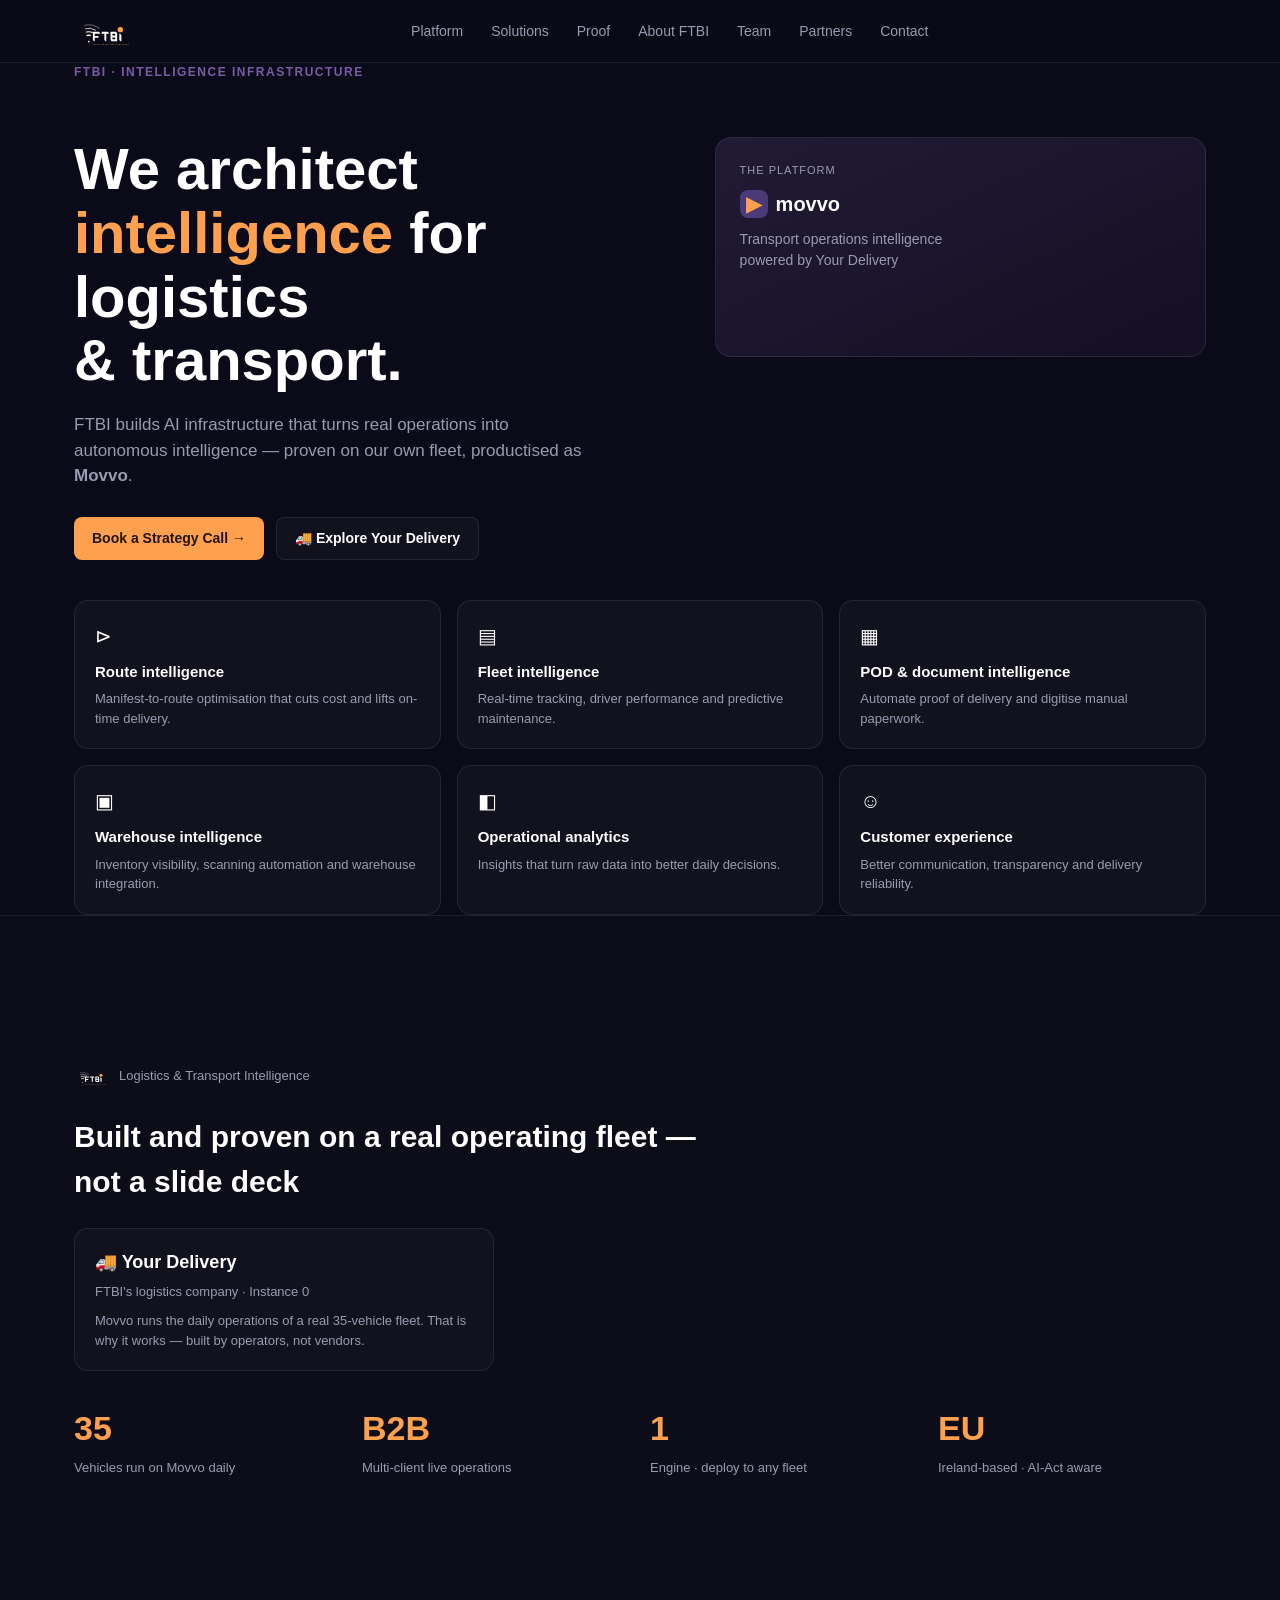
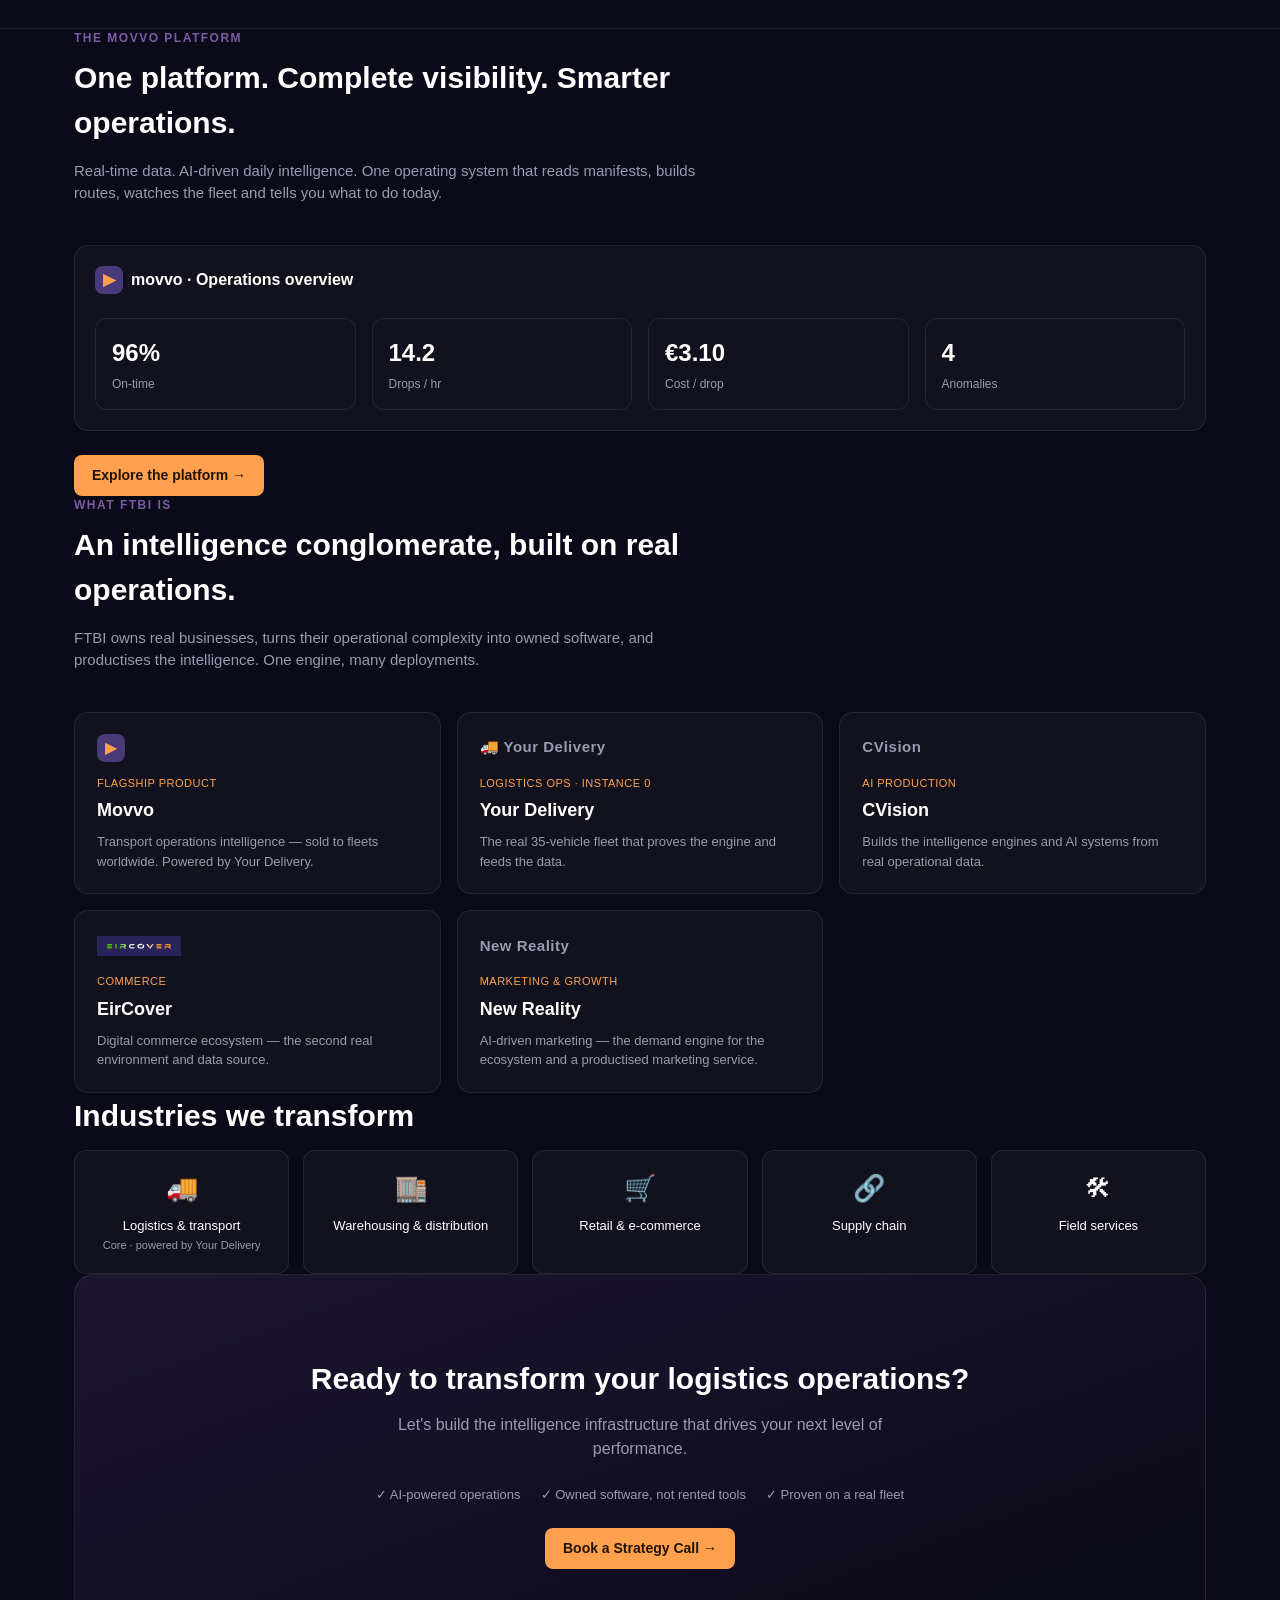
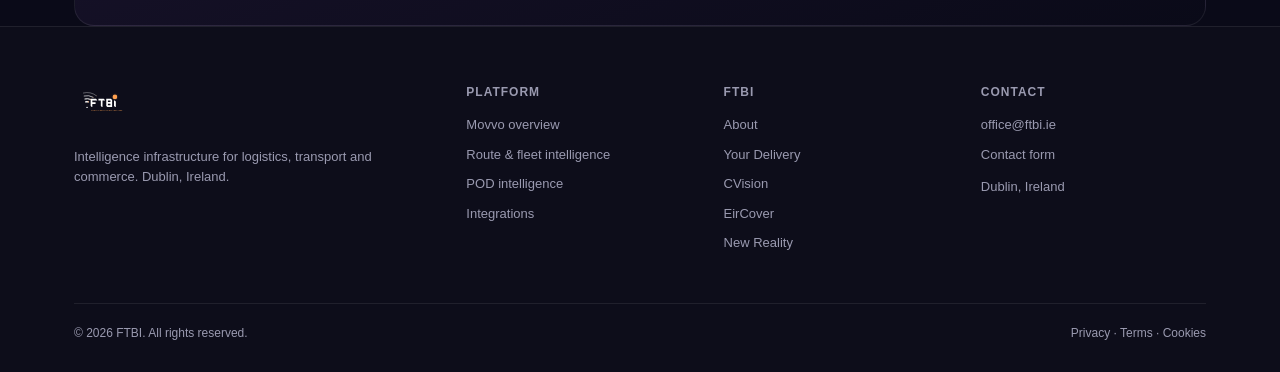
<file: index.html>
<!DOCTYPE html>
<html lang="en">
<head>
<meta charset="UTF-8" />
<meta name="viewport" content="width=device-width, initial-scale=1.0" />
<title>FTBI — Intelligence Capital | Intelligence for logistics & transport</title>
<meta name="description" content="FTBI builds AI infrastructure that turns real operations into owned intelligence. We own real businesses in logistics and commerce and productise their intelligence — proven on our own fleet." />
<meta name="author" content="FTBI" />
<link rel="canonical" href="https://ftbi.ie/" />
<meta property="og:title" content="FTBI — Intelligence Capital" />
<meta property="og:description" content="We turn real operations into owned intelligence infrastructure. Logistics, transport & commerce." />
<meta property="og:type" content="website" />
<meta property="og:url" content="https://ftbi.ie/" />
<meta name="theme-color" content="#0a0a18" />
<link rel="icon" href="assets/ftbi-logo.svg" type="image/svg+xml" />
<link rel="stylesheet" href="styles.css" />
</head>
<body>

<header class="nav">
  <div class="nav-inner">
    <a href="#top"><img class="logo" src="assets/ftbi-white.svg" alt="FTBI" /></a>
    <nav class="links">
      <a href="#platform">Platform</a>
      <a href="#capabilities">Solutions</a>
      <a href="#proof">Proof</a>
      <a href="#ventures">About FTBI</a>
      <a href="team.html">Team</a>
      <a href="team.html#partners">Partners</a>
      <a href="#contact">Contact</a>
    </nav>
    <div style="display:flex; align-items:center; gap:10px;">
      <a href="#contact" class="btn" style="display:none;" id="cta-desktop">Book a Strategy Call →</a>
      <button class="menu-btn" id="menu-toggle" aria-label="Open menu">☰</button>
    </div>
  </div>
  <div class="mobile-menu" id="mobile-menu">
    <a href="#platform">Platform</a>
    <a href="#capabilities">Solutions</a>
    <a href="#proof">Proof</a>
    <a href="#ventures">About FTBI</a>
    <a href="team.html">Team</a>
    <a href="team.html#partners">Partners</a>
    <a href="#contact">Contact</a>
    <a href="#contact" class="btn" style="margin-top:8px; justify-content:center;">Book a Strategy Call →</a>
  </div>
</header>

<main id="top">

  <section class="wrap">
    <div class="eyebrow">FTBI · INTELLIGENCE INFRASTRUCTURE</div>
    <div class="hero-grid">
      <div>
        <h1>We architect<br /><span class="hl">intelligence</span> for logistics<br />&amp; transport.</h1>
        <p class="lead">FTBI builds AI infrastructure that turns real operations into autonomous intelligence — proven on our own fleet, productised as <strong>Movvo</strong>.</p>
        <div class="cta-row">
          <a href="#contact" class="btn">Book a Strategy Call →</a>
          <a href="#proof" class="btn secondary">🚚 Explore Your Delivery</a>
        </div>
      </div>
      <div class="platform-card">
        <div class="tag">The platform</div>
        <div class="name">
          <span class="mark-badge" style="color:var(--accent);">▶</span>
          movvo
        </div>
        <p style="color:var(--muted); font-size:14px; margin:0 0 20px;">Transport operations intelligence<br />powered by Your Delivery</p>
      </div>
    </div>
  </section>

  <section class="wrap" id="capabilities">
    <div class="grid-3">
      <div class="feature"><div class="icon">⊳</div><h3>Route intelligence</h3><p>Manifest-to-route optimisation that cuts cost and lifts on-time delivery.</p></div>
      <div class="feature"><div class="icon">▤</div><h3>Fleet intelligence</h3><p>Real-time tracking, driver performance and predictive maintenance.</p></div>
      <div class="feature"><div class="icon">▦</div><h3>POD & document intelligence</h3><p>Automate proof of delivery and digitise manual paperwork.</p></div>
      <div class="feature"><div class="icon">▣</div><h3>Warehouse intelligence</h3><p>Inventory visibility, scanning automation and warehouse integration.</p></div>
      <div class="feature"><div class="icon">◧</div><h3>Operational analytics</h3><p>Insights that turn raw data into better daily decisions.</p></div>
      <div class="feature"><div class="icon">☺</div><h3>Customer experience</h3><p>Better communication, transparency and delivery reliability.</p></div>
    </div>
  </section>

  <section class="proof-banner" id="proof">
    <div class="wrap" style="padding:70px 24px;">
      <div class="proof-top">
        <img src="assets/ftbi-white.svg" alt="" style="height:20px;" />
        Logistics &amp; Transport Intelligence
      </div>
      <div class="section-title">Built and proven on a real operating fleet — not a slide deck</div>
      <div class="card" style="margin-top:24px; max-width:420px;">
        <div style="font-weight:700; font-size:18px; margin-bottom:6px;">🚚 Your Delivery</div>
        <div style="color:var(--muted); font-size:13px; margin-bottom:10px;">FTBI's logistics company · Instance 0</div>
        <p style="color:var(--muted); font-size:13px; margin:0;">Movvo runs the daily operations of a real 35-vehicle fleet. That is why it works — built by operators, not vendors.</p>
      </div>
      <div class="stat-grid" style="margin-top:32px;">
        <div class="stat"><div class="num">35</div><div class="label">Vehicles run on Movvo daily</div></div>
        <div class="stat"><div class="num">B2B</div><div class="label">Multi-client live operations</div></div>
        <div class="stat"><div class="num">1</div><div class="label">Engine · deploy to any fleet</div></div>
        <div class="stat"><div class="num">EU</div><div class="label">Ireland-based · AI-Act aware</div></div>
      </div>
    </div>
  </section>

  <section class="wrap" id="platform">
    <div class="eyebrow" style="margin-bottom:8px;">The Movvo platform</div>
    <div class="section-title">One platform. Complete visibility. Smarter operations.</div>
    <p class="section-lead">Real-time data. AI-driven daily intelligence. One operating system that reads manifests, builds routes, watches the fleet and tells you what to do today.</p>
    <div class="card">
      <div style="display:flex; align-items:center; gap:8px; font-weight:700; margin-bottom:6px;">
        <span class="mark-badge" style="color:var(--accent);">▶</span> movvo · Operations overview
      </div>
      <div class="platform-metrics">
        <div class="metric"><div class="num">96%</div><div class="label">On-time</div></div>
        <div class="metric"><div class="num">14.2</div><div class="label">Drops / hr</div></div>
        <div class="metric"><div class="num">€3.10</div><div class="label">Cost / drop</div></div>
        <div class="metric"><div class="num">4</div><div class="label">Anomalies</div></div>
      </div>
    </div>
    <div style="margin-top:24px;">
      <a href="#contact" class="btn">Explore the platform →</a>
    </div>
  </section>

  <section class="wrap" id="ventures">
    <div class="eyebrow" style="margin-bottom:8px;">What FTBI is</div>
    <div class="section-title">An intelligence conglomerate, built on real operations.</div>
    <p class="section-lead">FTBI owns real businesses, turns their operational complexity into owned software, and productises the intelligence. One engine, many deployments.</p>
    <div class="grid-3">
      <div class="venture-card">
        <div class="brandmark"><span class="mark-badge" style="color:var(--accent);">▶</span></div>
        <div class="kicker">Flagship product</div>
        <h3>Movvo</h3>
        <p>Transport operations intelligence — sold to fleets worldwide. Powered by Your Delivery.</p>
      </div>
      <div class="venture-card">
        <div class="brandmark placeholder">🚚 Your Delivery</div>
        <div class="kicker">Logistics ops · Instance 0</div>
        <h3>Your Delivery</h3>
        <p>The real 35-vehicle fleet that proves the engine and feeds the data.</p>
      </div>
      <div class="venture-card">
        <div class="brandmark placeholder">CVision</div>
        <div class="kicker">AI production</div>
        <h3>CVision</h3>
        <p>Builds the intelligence engines and AI systems from real operational data.</p>
      </div>
      <div class="venture-card">
        <div class="brandmark"><img src="assets/eircover.svg" alt="EirCover" style="height:20px;" /></div>
        <div class="kicker">Commerce</div>
        <h3>EirCover</h3>
        <p>Digital commerce ecosystem — the second real environment and data source.</p>
      </div>
      <div class="venture-card">
        <div class="brandmark placeholder">New Reality</div>
        <div class="kicker">Marketing &amp; growth</div>
        <h3>New Reality</h3>
        <p>AI-driven marketing — the demand engine for the ecosystem and a productised marketing service.</p>
      </div>
    </div>
  </section>

  <section class="wrap">
    <div class="section-title">Industries we transform</div>
    <div class="industries">
      <div class="industry"><span class="emoji">🚚</span>Logistics &amp; transport<br /><span style="color:var(--muted); font-size:11px;">Core · powered by Your Delivery</span></div>
      <div class="industry"><span class="emoji">🏬</span>Warehousing &amp; distribution</div>
      <div class="industry"><span class="emoji">🛒</span>Retail &amp; e-commerce</div>
      <div class="industry"><span class="emoji">🔗</span>Supply chain</div>
      <div class="industry"><span class="emoji">🛠</span>Field services</div>
    </div>
  </section>

  <section class="wrap" id="contact">
    <div class="cta-section">
      <h2>Ready to transform your logistics operations?</h2>
      <p style="color:var(--muted); max-width:520px; margin:0 auto;">Let's build the intelligence infrastructure that drives your next level of performance.</p>
      <div class="checks">
        <span>✓ AI-powered operations</span>
        <span>✓ Owned software, not rented tools</span>
        <span>✓ Proven on a real fleet</span>
      </div>
      <a href="mailto:office@ftbi.ie" class="btn">Book a Strategy Call →</a>
    </div>
  </section>

</main>

<footer>
  <div class="wrap">
    <div class="footer-grid">
      <div>
        <img src="assets/ftbi-white.svg" alt="FTBI" style="height:30px; margin-bottom:14px;" />
        <p>Intelligence infrastructure for logistics, transport and commerce. Dublin, Ireland.</p>
      </div>
      <div>
        <h5>Platform</h5>
        <a href="#platform">Movvo overview</a>
        <a href="#capabilities">Route &amp; fleet intelligence</a>
        <a href="#capabilities">POD intelligence</a>
        <a href="#contact">Integrations</a>
      </div>
      <div>
        <h5>FTBI</h5>
        <a href="#ventures">About</a>
        <a href="#proof">Your Delivery</a>
        <a href="#ventures">CVision</a>
        <a href="#ventures">EirCover</a>
        <a href="#ventures">New Reality</a>
      </div>
      <div>
        <h5>Contact</h5>
        <a href="mailto:office@ftbi.ie">office@ftbi.ie</a>
        <a href="#contact">Contact form</a>
        <p>Dublin, Ireland</p>
      </div>
    </div>
    <div class="footer-bottom">
      <span>© 2026 FTBI. All rights reserved.</span>
      <span>Privacy · Terms · Cookies</span>
    </div>
  </div>
</footer>

<script>
  document.getElementById('menu-toggle').addEventListener('click', function () {
    document.getElementById('mobile-menu').classList.toggle('open');
  });
</script>
</body>
</html>
</file>
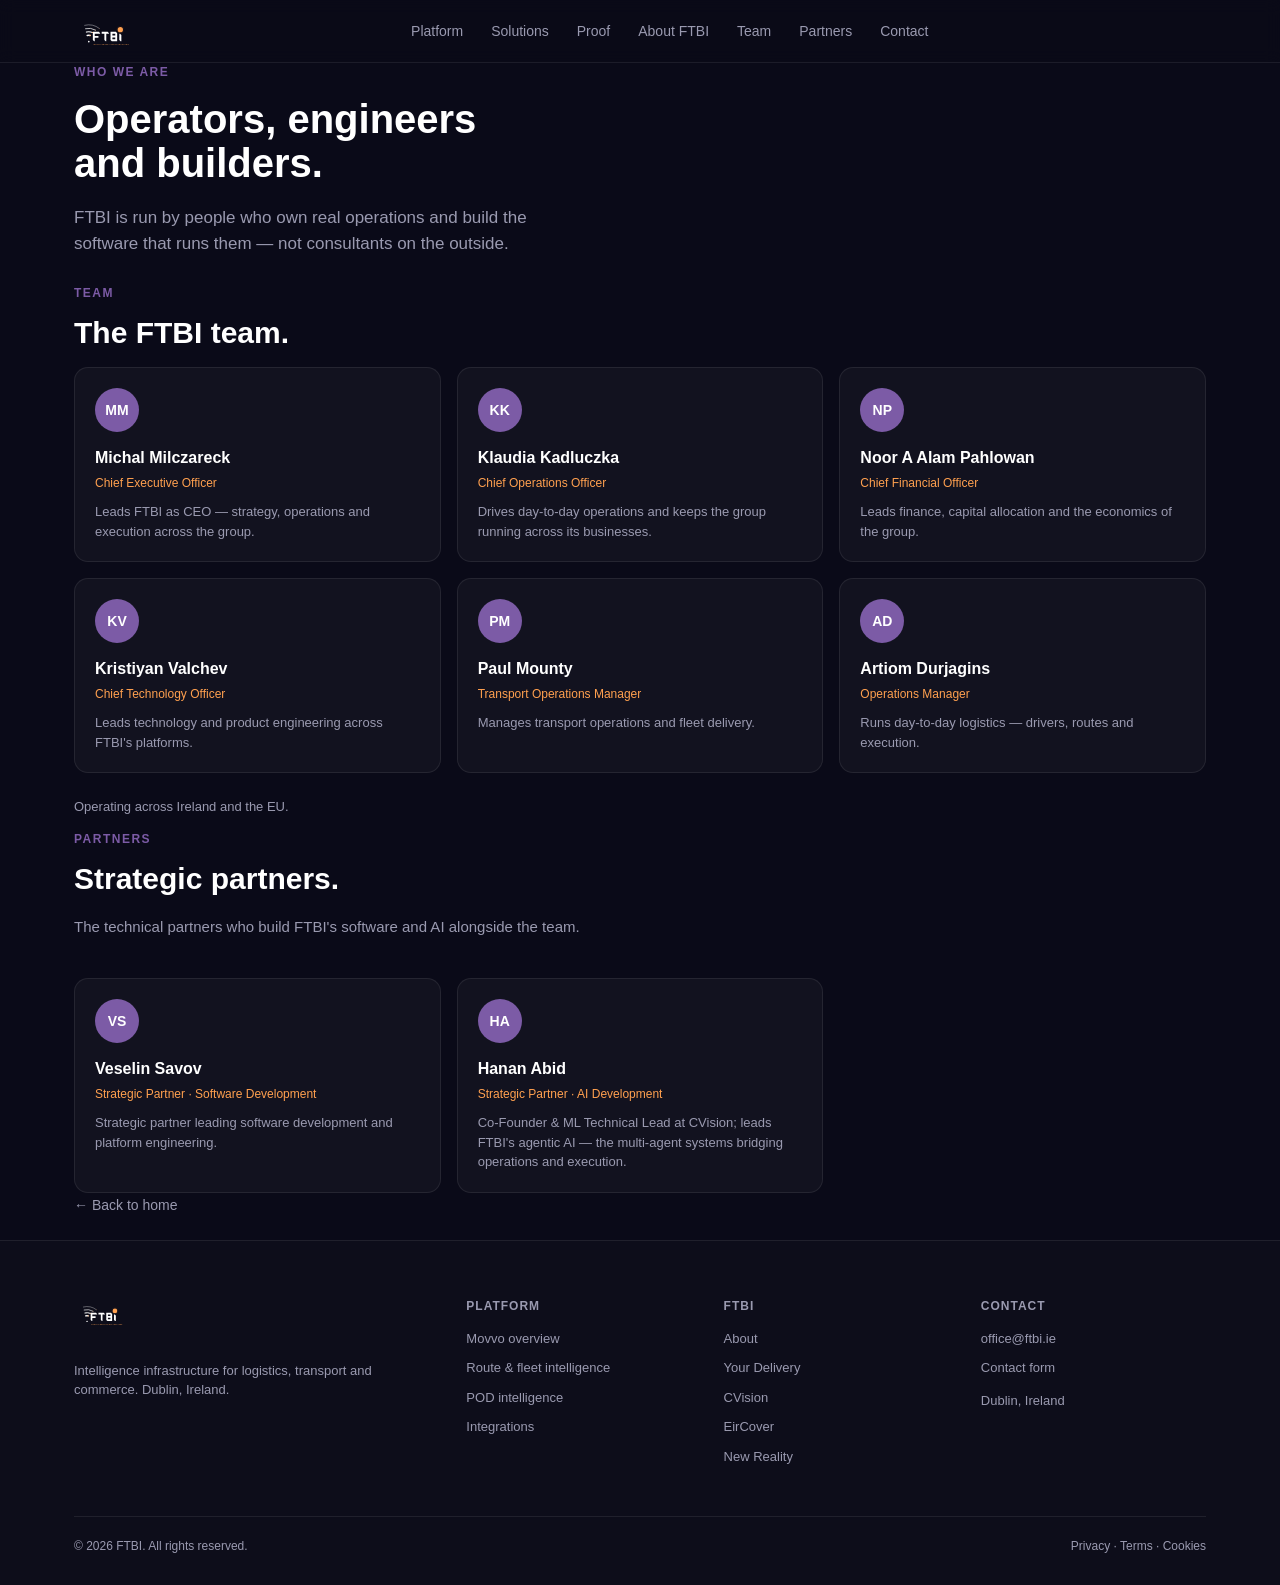
<file: team.html>
<!DOCTYPE html>
<html lang="en">
<head>
<meta charset="UTF-8" />
<meta name="viewport" content="width=device-width, initial-scale=1.0" />
<title>Team & Partners — FTBI</title>
<meta name="description" content="The people who run FTBI — operators, engineers and builders — and the strategic partners who build its software and AI." />
<meta name="author" content="FTBI" />
<link rel="canonical" href="https://ftbi.ie/team.html" />
<meta property="og:title" content="Team & Partners — FTBI" />
<meta property="og:description" content="Operators, engineers and builders running FTBI, plus its strategic partners." />
<meta property="og:type" content="website" />
<meta property="og:url" content="https://ftbi.ie/team.html" />
<meta name="theme-color" content="#0a0a18" />
<link rel="icon" href="assets/ftbi-logo.svg" type="image/svg+xml" />
<link rel="stylesheet" href="styles.css" />
</head>
<body>

<header class="nav">
  <div class="nav-inner">
    <a href="index.html"><img class="logo" src="assets/ftbi-white.svg" alt="FTBI" /></a>
    <nav class="links">
      <a href="index.html#platform">Platform</a>
      <a href="index.html#capabilities">Solutions</a>
      <a href="index.html#proof">Proof</a>
      <a href="index.html#ventures">About FTBI</a>
      <a href="team.html">Team</a>
      <a href="#partners">Partners</a>
      <a href="index.html#contact">Contact</a>
    </nav>
    <div style="display:flex; align-items:center; gap:10px;">
      <button class="menu-btn" id="menu-toggle" aria-label="Open menu">☰</button>
    </div>
  </div>
  <div class="mobile-menu" id="mobile-menu">
    <a href="index.html#platform">Platform</a>
    <a href="index.html#capabilities">Solutions</a>
    <a href="index.html#proof">Proof</a>
    <a href="index.html#ventures">About FTBI</a>
    <a href="team.html">Team</a>
    <a href="#partners">Partners</a>
    <a href="index.html#contact">Contact</a>
  </div>
</header>

<main>
  <section class="wrap">
    <div class="eyebrow">WHO WE ARE</div>
    <h1 style="font-size:40px;">Operators, engineers<br />and builders.</h1>
    <p class="lead">FTBI is run by people who own real operations and build the software that runs them — not consultants on the outside.</p>
  </section>

  <section class="wrap">
    <div class="eyebrow" style="margin-bottom:8px;">Team</div>
    <div class="section-title">The FTBI team.</div>
    <div class="team-grid">
      <div class="person"><div class="avatar">MM</div><h3>Michal Milczareck</h3><div class="role">Chief Executive Officer</div><p class="bio">Leads FTBI as CEO — strategy, operations and execution across the group.</p></div>
      <div class="person"><div class="avatar">KK</div><h3>Klaudia Kadluczka</h3><div class="role">Chief Operations Officer</div><p class="bio">Drives day-to-day operations and keeps the group running across its businesses.</p></div>
      <div class="person"><div class="avatar">NP</div><h3>Noor A Alam Pahlowan</h3><div class="role">Chief Financial Officer</div><p class="bio">Leads finance, capital allocation and the economics of the group.</p></div>
      <div class="person"><div class="avatar">KV</div><h3>Kristiyan Valchev</h3><div class="role">Chief Technology Officer</div><p class="bio">Leads technology and product engineering across FTBI's platforms.</p></div>
      <div class="person"><div class="avatar">PM</div><h3>Paul Mounty</h3><div class="role">Transport Operations Manager</div><p class="bio">Manages transport operations and fleet delivery.</p></div>
      <div class="person"><div class="avatar">AD</div><h3>Artiom Durjagins</h3><div class="role">Operations Manager</div><p class="bio">Runs day-to-day logistics — drivers, routes and execution.</p></div>
    </div>
    <p style="color:var(--muted); font-size:13px; margin-top:24px;">Operating across Ireland and the EU.</p>
  </section>

  <section class="wrap" id="partners">
    <div class="eyebrow" style="margin-bottom:8px;">Partners</div>
    <div class="section-title">Strategic partners.</div>
    <p class="section-lead">The technical partners who build FTBI's software and AI alongside the team.</p>
    <div class="grid-3">
      <div class="person"><div class="avatar">VS</div><h3>Veselin Savov</h3><div class="role">Strategic Partner · Software Development</div><p class="bio">Strategic partner leading software development and platform engineering.</p></div>
      <div class="person"><div class="avatar">HA</div><h3>Hanan Abid</h3><div class="role">Strategic Partner · AI Development</div><p class="bio">Co-Founder &amp; ML Technical Lead at CVision; leads FTBI's agentic AI — the multi-agent systems bridging operations and execution.</p></div>
    </div>
  </section>

  <section class="wrap">
    <a href="index.html" class="back-link">← Back to home</a>
  </section>
</main>

<footer>
  <div class="wrap">
    <div class="footer-grid">
      <div>
        <img src="assets/ftbi-white.svg" alt="FTBI" style="height:30px; margin-bottom:14px;" />
        <p>Intelligence infrastructure for logistics, transport and commerce. Dublin, Ireland.</p>
      </div>
      <div>
        <h5>Platform</h5>
        <a href="index.html#platform">Movvo overview</a>
        <a href="index.html#capabilities">Route &amp; fleet intelligence</a>
        <a href="index.html#capabilities">POD intelligence</a>
        <a href="index.html#contact">Integrations</a>
      </div>
      <div>
        <h5>FTBI</h5>
        <a href="index.html#ventures">About</a>
        <a href="index.html#proof">Your Delivery</a>
        <a href="index.html#ventures">CVision</a>
        <a href="index.html#ventures">EirCover</a>
        <a href="index.html#ventures">New Reality</a>
      </div>
      <div>
        <h5>Contact</h5>
        <a href="mailto:office@ftbi.ie">office@ftbi.ie</a>
        <a href="index.html#contact">Contact form</a>
        <p>Dublin, Ireland</p>
      </div>
    </div>
    <div class="footer-bottom">
      <span>© 2026 FTBI. All rights reserved.</span>
      <span>Privacy · Terms · Cookies</span>
    </div>
  </div>
</footer>

<script>
  document.getElementById('menu-toggle').addEventListener('click', function () {
    document.getElementById('mobile-menu').classList.toggle('open');
  });
</script>
</body>
</html>
</file>
<file: styles.css>
:root {
  --bg: #0a0a18;
  --panel: #12121f;
  --panel2: #0d0d1a;
  --border: rgba(255, 255, 255, 0.08);
  --muted: #9a9ab0;
  --accent: #ffa04f;
  --purple: #7c5ba6;
  --white: #ffffff;
}

* {
  box-sizing: border-box;
}

body {
  margin: 0;
  background: var(--bg);
  color: var(--white);
  font-family: "Inter", -apple-system, BlinkMacSystemFont, "Segoe UI", Arial, sans-serif;
  line-height: 1.5;
}

a {
  color: inherit;
  text-decoration: none;
}

.wrap {
  max-width: 1180px;
  margin: 0 auto;
  padding: 0 24px;
}

header.nav {
  position: sticky;
  top: 0;
  z-index: 40;
  background: rgba(10, 10, 24, 0.9);
  backdrop-filter: blur(8px);
  border-bottom: 1px solid var(--border);
}

.nav-inner {
  display: flex;
  align-items: center;
  justify-content: space-between;
  padding: 14px 24px;
  max-width: 1180px;
  margin: 0 auto;
}

.nav-inner img.logo {
  height: 34px;
  width: auto;
  display: block;
}

nav.links {
  display: none;
  gap: 28px;
  font-size: 14px;
  color: var(--muted);
}

nav.links a:hover {
  color: var(--white);
}

@media (min-width: 900px) {
  nav.links {
    display: flex;
  }
}

.btn {
  display: inline-flex;
  align-items: center;
  gap: 6px;
  background: var(--accent);
  color: #211405;
  font-weight: 600;
  font-size: 14px;
  padding: 10px 18px;
  border-radius: 8px;
  white-space: nowrap;
}

.btn.secondary {
  background: var(--panel);
  color: var(--white);
  border: 1px solid var(--border);
}

.menu-btn {
  display: inline-flex;
  background: none;
  border: none;
  color: white;
  font-size: 22px;
  cursor: pointer;
}

@media (min-width: 900px) {
  .menu-btn {
    display: none;
  }
}

.mobile-menu {
  display: none;
  flex-direction: column;
  gap: 4px;
  padding: 8px 24px 18px;
  border-top: 1px solid var(--border);
}

.mobile-menu.open {
  display: flex;
}

.mobile-menu a {
  padding: 10px 4px;
  color: var(--muted);
  font-size: 14px;
}

section {
  padding: 80px 0;
}

.eyebrow {
  color: var(--purple);
  font-weight: 700;
  letter-spacing: 1.5px;
  font-size: 12px;
  text-transform: uppercase;
  margin-bottom: 16px;
}

h1 {
  font-size: 44px;
  font-weight: 700;
  line-height: 1.1;
  margin: 0 0 20px;
}

h1 .hl {
  color: var(--accent);
}

@media (min-width: 800px) {
  h1 {
    font-size: 58px;
  }
}

.lead {
  color: var(--muted);
  font-size: 17px;
  max-width: 520px;
  margin-bottom: 28px;
}

.hero-grid {
  display: grid;
  grid-template-columns: 1fr;
  gap: 40px;
  align-items: start;
  padding-top: 40px;
}

@media (min-width: 950px) {
  .hero-grid {
    grid-template-columns: 1.1fr 0.9fr;
  }
}

.cta-row {
  display: flex;
  flex-wrap: wrap;
  gap: 12px;
  margin-bottom: 40px;
}

.card {
  background: var(--panel);
  border: 1px solid var(--border);
  border-radius: 14px;
  padding: 20px;
}

.platform-card {
  background: linear-gradient(155deg, #201a35, #150f24);
  border: 1px solid var(--border);
  border-radius: 16px;
  padding: 24px;
  min-height: 220px;
}

.platform-card .tag {
  font-size: 11px;
  color: var(--muted);
  text-transform: uppercase;
  letter-spacing: 1px;
  margin-bottom: 10px;
}

.platform-card .name {
  font-size: 20px;
  font-weight: 700;
  display: flex;
  align-items: center;
  gap: 8px;
  margin-bottom: 10px;
}

.mark-badge {
  width: 28px;
  height: 28px;
  border-radius: 8px;
  background: #4b3a7a;
  display: inline-flex;
  align-items: center;
  justify-content: center;
}

.mark-badge img {
  width: 18px;
  height: 18px;
}

.grid-3 {
  display: grid;
  grid-template-columns: 1fr;
  gap: 16px;
}

@media (min-width: 700px) {
  .grid-3 {
    grid-template-columns: repeat(3, 1fr);
  }
}

.grid-2 {
  display: grid;
  grid-template-columns: 1fr;
  gap: 16px;
}

@media (min-width: 700px) {
  .grid-2 {
    grid-template-columns: repeat(2, 1fr);
  }
}

.feature {
  background: var(--panel);
  border: 1px solid var(--border);
  border-radius: 14px;
  padding: 20px;
}

.feature .icon {
  font-size: 20px;
  margin-bottom: 10px;
}

.feature h3 {
  font-size: 15px;
  margin: 0 0 6px;
}

.feature p {
  color: var(--muted);
  font-size: 13px;
  margin: 0;
}

.section-title {
  font-size: 30px;
  font-weight: 700;
  margin: 0 0 12px;
  max-width: 640px;
}

.section-lead {
  color: var(--muted);
  max-width: 640px;
  margin-bottom: 40px;
  font-size: 15px;
}

.proof-banner {
  background: var(--panel2);
  border-top: 1px solid var(--border);
  border-bottom: 1px solid var(--border);
}

.proof-top {
  display: flex;
  align-items: center;
  gap: 10px;
  color: var(--muted);
  font-size: 13px;
  margin-bottom: 28px;
}

.stat-grid {
  display: grid;
  grid-template-columns: repeat(2, 1fr);
  gap: 20px;
}

@media (min-width: 700px) {
  .stat-grid {
    grid-template-columns: repeat(4, 1fr);
  }
}

.stat {
  text-align: left;
}

.stat .num {
  font-size: 34px;
  font-weight: 700;
  color: var(--accent);
}

.stat .label {
  color: var(--muted);
  font-size: 13px;
  margin-top: 4px;
}

.platform-metrics {
  display: grid;
  grid-template-columns: repeat(2, 1fr);
  gap: 16px;
  margin-top: 24px;
}

@media (min-width: 700px) {
  .platform-metrics {
    grid-template-columns: repeat(4, 1fr);
  }
}

.metric {
  background: var(--panel);
  border: 1px solid var(--border);
  border-radius: 12px;
  padding: 16px;
}

.metric .num {
  font-size: 24px;
  font-weight: 700;
}

.metric .label {
  color: var(--muted);
  font-size: 12px;
  margin-top: 4px;
}

.venture-card {
  background: var(--panel);
  border: 1px solid var(--border);
  border-radius: 14px;
  padding: 22px;
}

.venture-card .brandmark {
  height: 26px;
  display: flex;
  align-items: center;
  margin-bottom: 14px;
}

.venture-card .brandmark img {
  height: 22px;
  width: auto;
}

.venture-card .brandmark.placeholder {
  font-weight: 700;
  font-size: 15px;
  letter-spacing: 0.5px;
  color: var(--muted);
}

.venture-card .kicker {
  font-size: 11px;
  color: var(--accent);
  text-transform: uppercase;
  letter-spacing: 0.5px;
  margin-bottom: 6px;
}

.venture-card h3 {
  margin: 0 0 8px;
  font-size: 18px;
}

.venture-card p {
  color: var(--muted);
  font-size: 13px;
  margin: 0;
}

.industries {
  display: grid;
  grid-template-columns: repeat(2, 1fr);
  gap: 14px;
}

@media (min-width: 800px) {
  .industries {
    grid-template-columns: repeat(5, 1fr);
  }
}

.industry {
  background: var(--panel);
  border: 1px solid var(--border);
  border-radius: 12px;
  padding: 18px 14px;
  text-align: center;
  font-size: 13px;
}

.industry .emoji {
  font-size: 26px;
  display: block;
  margin-bottom: 8px;
}

.cta-section {
  text-align: center;
  background: linear-gradient(160deg, #1c1530, #0a0a18);
  border-radius: 20px;
  padding: 56px 24px;
  border: 1px solid var(--border);
}

.cta-section h2 {
  font-size: 30px;
  margin-bottom: 12px;
}

.checks {
  display: flex;
  flex-wrap: wrap;
  justify-content: center;
  gap: 20px;
  color: var(--muted);
  font-size: 13px;
  margin: 24px 0;
}

footer {
  border-top: 1px solid var(--border);
  padding: 56px 0 30px;
  background: var(--panel2);
}

.footer-grid {
  display: grid;
  grid-template-columns: 1fr;
  gap: 32px;
}

@media (min-width: 800px) {
  .footer-grid {
    grid-template-columns: 1.6fr 1fr 1fr 1fr;
  }
}

.footer-grid h5 {
  color: var(--muted);
  font-size: 12px;
  text-transform: uppercase;
  letter-spacing: 1px;
  margin: 0 0 14px;
}

.footer-grid a,
.footer-grid p {
  display: block;
  color: var(--muted);
  font-size: 13px;
  margin-bottom: 10px;
}

.footer-bottom {
  border-top: 1px solid var(--border);
  margin-top: 40px;
  padding-top: 20px;
  color: var(--muted);
  font-size: 12px;
  display: flex;
  flex-wrap: wrap;
  justify-content: space-between;
  gap: 10px;
}

/* team page */
.team-grid {
  display: grid;
  grid-template-columns: 1fr;
  gap: 16px;
}

@media (min-width: 700px) {
  .team-grid {
    grid-template-columns: repeat(3, 1fr);
  }
}

.person {
  background: var(--panel);
  border: 1px solid var(--border);
  border-radius: 14px;
  padding: 20px;
}

.avatar {
  width: 44px;
  height: 44px;
  border-radius: 50%;
  background: var(--purple);
  color: white;
  display: flex;
  align-items: center;
  justify-content: center;
  font-weight: 700;
  font-size: 14px;
  margin-bottom: 14px;
}

.person h3 {
  margin: 0 0 4px;
  font-size: 16px;
}

.person .role {
  color: var(--accent);
  font-size: 12px;
  margin-bottom: 10px;
}

.person p.bio {
  color: var(--muted);
  font-size: 13px;
  margin: 0;
}

.back-link {
  color: var(--muted);
  font-size: 14px;
  margin-bottom: 24px;
  display: inline-block;
}
</file>
